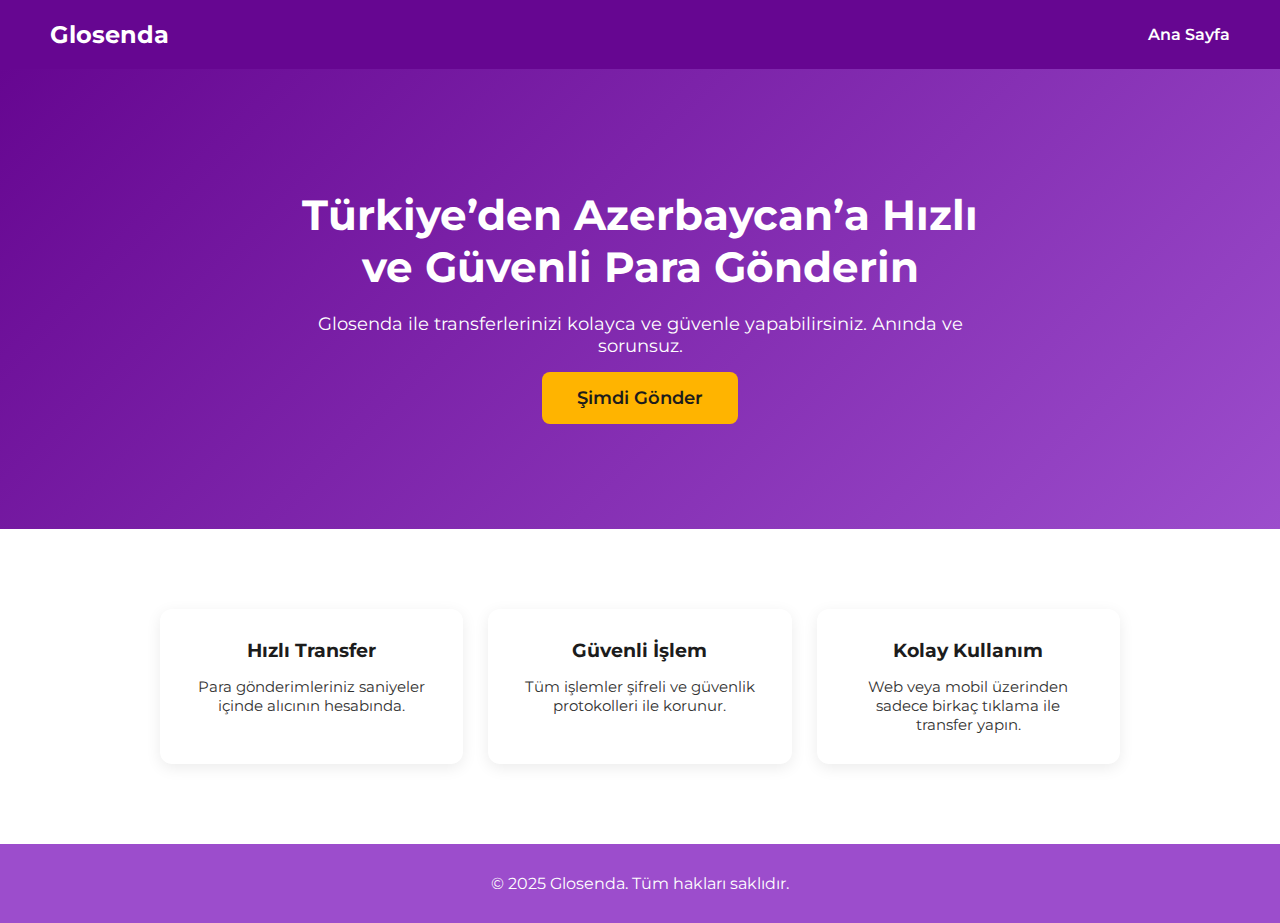
<file: index.html>
<!DOCTYPE html>
<html lang="tr">
<head>
<meta charset="UTF-8">
<meta name="viewport" content="width=device-width, initial-scale=1.0">
<title>Glosenda - Türkiye’den Azerbaycan’a Para Gönder</title>
<link href="https://fonts.googleapis.com/css2?family=Montserrat:wght@400;600;700&display=swap" rel="stylesheet">
<link rel="stylesheet" href="style-index.css">
</head>
<body>

<header>
    <div class="logo">Glosenda</div>
    <nav>
        <a href="index.html">Ana Sayfa</a>
    </nav>
</header>

<section class="hero">
    <div class="hero-content">
        <h1>Türkiye’den Azerbaycan’a Hızlı ve Güvenli Para Gönderin</h1>
        <p>Glosenda ile transferlerinizi kolayca ve güvenle yapabilirsiniz. Anında ve sorunsuz.</p>
        <a href="send.html" class="btn-hero">Şimdi Gönder</a>
    </div>
</section>

<section class="services">
    <div class="service-card">
        <h3>Hızlı Transfer</h3>
        <p>Para gönderimleriniz saniyeler içinde alıcının hesabında.</p>
    </div>
    <div class="service-card">
        <h3>Güvenli İşlem</h3>
        <p>Tüm işlemler şifreli ve güvenlik protokolleri ile korunur.</p>
    </div>
    <div class="service-card">
        <h3>Kolay Kullanım</h3>
        <p>Web veya mobil üzerinden sadece birkaç tıklama ile transfer yapın.</p>
    </div>
</section>

<footer>
    <p>&copy; 2025 Glosenda. Tüm hakları saklıdır.</p>
</footer>

</body>
</html>
</file>
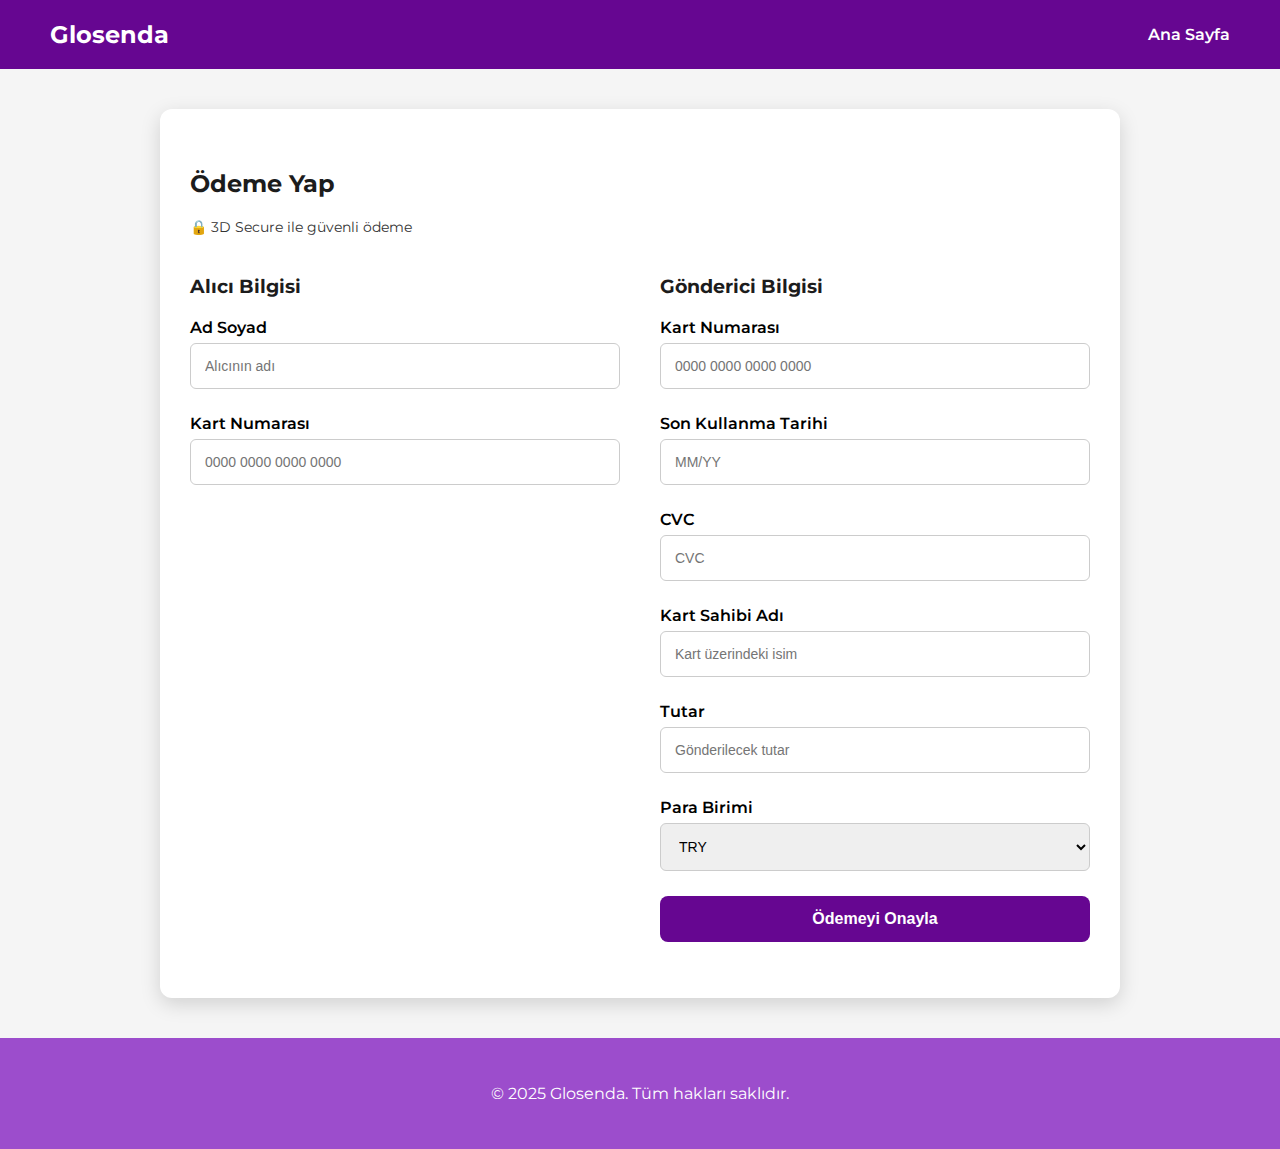
<file: send.html>
<!DOCTYPE html>
<html lang="tr">
<head>
<meta charset="UTF-8">
<meta name="viewport" content="width=device-width, initial-scale=1.0">
<title>Glosenda - Ödeme Yap</title>
<link href="https://fonts.googleapis.com/css2?family=Montserrat:wght@400;600;700&display=swap" rel="stylesheet">
<link rel="stylesheet" href="style-send.css">
</head>
<body>

<!-- Header -->
<header>
    <div class="logo">Glosenda</div>
    <nav>
        <a href="index.html">Ana Sayfa</a>
    </nav>
</header>

<!-- İçerik Container -->
<main class="page-container">

    <section class="payment-section">
        <div class="payment-form">

            <h2>Ödeme Yap</h2>
            <p class="secure-note">🔒 3D Secure ile güvenli ödeme</p>

            <div class="form-grid">
                <!-- Sol Bölüm: Alıcı Bilgisi -->
                <div class="form-column">
                    <h3>Alıcı Bilgisi</h3>
                    <label for="recipient">Ad Soyad</label>
                    <input type="text" id="recipient" placeholder="Alıcının adı">

                    <label for="recipientCard">Kart Numarası</label>
                    <input type="text" id="recipientCard" placeholder="0000 0000 0000 0000" maxlength="19">
                </div>

                <!-- Sağ Bölüm: Gönderici Bilgisi + Ödeme -->
                <div class="form-column">
                    <h3>Gönderici Bilgisi</h3>
                    <label for="cardNumber">Kart Numarası</label>
                    <input type="text" id="cardNumber" placeholder="0000 0000 0000 0000" maxlength="19">

                    <label for="expiry">Son Kullanma Tarihi</label>
                    <input type="text" id="expiry" placeholder="MM/YY" maxlength="5">

                    <label for="cvc">CVC</label>
                    <input type="text" id="cvc" placeholder="CVC" maxlength="4">

                    <label for="cardName">Kart Sahibi Adı</label>
                    <input type="text" id="cardName" placeholder="Kart üzerindeki isim">

                    <label for="amount">Tutar</label>
                    <input type="number" id="amount" placeholder="Gönderilecek tutar">

                    <label for="currency">Para Birimi</label>
                    <select id="currency">
                        <option value="try">TRY</option>
                        <option value="azn">AZN</option>
                        <option value="usd">USD</option>
                    </select>

                    <button id="pay-btn">Ödemeyi Onayla</button>
                    <p id="status"></p>
                </div>
            </div>
        </div>
    </section>

</main>

<!-- Footer -->
<footer>
    <p>&copy; 2025 Glosenda. Tüm hakları saklıdır.</p>
</footer>

<script src="payment.js"></script>
</body>
</html>
</file>
<file: style-index.css>
:root {
    --primary-color: #660691;
    --secondary-color: #9C4DCC;
    --accent-color: #FFB400;
    --text-dark: #1C1C1C;
    --text-medium: #333333;
}

* { box-sizing: border-box; margin:0; padding:0; }
body { font-family: 'Montserrat', sans-serif; background-color: #fff; color: var(--text-medium); }

header { display:flex; justify-content: space-between; align-items:center; padding:20px 50px; background-color: var(--primary-color); color:white; position: sticky; top:0; }
header .logo { font-size:24px; font-weight:700; }
header nav a { margin-left:25px; font-weight:600; color:white; text-decoration:none; }
header nav a:hover { color: var(--accent-color); }
header nav .btn-cta { background-color: var(--text-dark); padding:10px 20px; border-radius:6px; }
header nav .btn-cta:hover { background-color: #4B036A; }

.hero { display:flex; justify-content:center; align-items:center; text-align:center; padding:120px 20px; color:white; background: linear-gradient(135deg, var(--primary-color), var(--secondary-color)); }
.hero-content { max-width:700px; }
.hero-content h1 { font-size:42px; margin-bottom:20px; }
.hero-content p { font-size:18px; margin-bottom:30px; }
.hero-content .btn-hero { background-color: var(--accent-color); color: var(--text-dark); padding:15px 35px; font-size:18px; font-weight:600; border-radius:8px; text-decoration:none; }
.hero-content .btn-hero:hover { background-color:#e69900; }

.services { display:grid; grid-template-columns: repeat(auto-fit, minmax(250px,1fr)); gap:25px; max-width:1000px; margin:80px auto; padding:0 20px; }
.service-card { background-color:#fff; padding:30px; border-radius:12px; box-shadow:0 4px 15px rgba(0,0,0,0.08); text-align:center; transition: transform 0.3s; }
.service-card:hover { transform: translateY(-5px); box-shadow:0 8px 25px rgba(0,0,0,0.12); }
.service-card h3 { margin-bottom:15px; color: var(--text-dark); }
.service-card p { font-size:15px; }

footer { text-align:center; padding:30px 20px; background-color: var(--secondary-color); color:white; }

@media(max-width:768px) {
    .hero-content h1 { font-size:28px; }
    .hero-content p { font-size:16px; }
}
</file>
<file: style-send.css>
:root {
    --primary-color: #660691;
    --secondary-color: #9C4DCC;
    --accent-color: #FFB400;
    --text-dark: #1C1C1C;
    --text-medium: #333333;
    --btn-hover: #4B036A;
}

body { font-family: 'Montserrat', sans-serif; background-color:#F5F5F5; margin:0; }

header { display:flex; justify-content: space-between; align-items:center; padding:20px 50px; background-color: var(--primary-color); color:white; position: sticky; top:0; z-index:1000; }
header .logo { font-size:24px; font-weight:700; }
header nav a { color:white; text-decoration:none; font-weight:600; margin-left:25px; }
header nav a:hover { color: var(--accent-color); }

.page-container {
    max-width: 1200px;
    margin: 0 auto;
    padding: 40px 20px;
}

.payment-section { display:flex; justify-content:center; }
.payment-form { background-color:#fff; padding:40px 30px; border-radius:12px; box-shadow:0 6px 20px rgba(0,0,0,0.15); width:100%; max-width:900px; }

.payment-form h2, .payment-form h3 { color: var(--text-dark); margin-bottom:20px; }
.payment-form label { display:block; margin-bottom:6px; font-weight:600; }
.payment-form input, .payment-form select { width:100%; padding:14px; margin-bottom:25px; border-radius:6px; border:1px solid #ccc; font-size:14px; box-sizing:border-box; }
.payment-form button { background-color: var(--primary-color); color:white; padding:14px 25px; font-weight:700; border:none; border-radius:8px; cursor:pointer; width:100%; font-size:16px; transition: background-color 0.3s; }
.payment-form button:hover { background-color: var(--btn-hover); }
.payment-form p#status { text-align:center; font-weight:600; margin-top:15px; }
.payment-form .secure-note { font-size:14px; color:var(--text-medium); margin-bottom:20px; }

/* Grid layout */
.form-grid { display:flex; gap:40px; flex-wrap:wrap; }
.form-column { flex:1; min-width:300px; }

/* Footer */
footer { text-align:center; padding:30px 20px; background-color: var(--secondary-color); color:white; }

/* Responsive */
@media(max-width:768px){
    .form-grid { flex-direction: column; }
    .page-container { padding:20px 10px; }
}
</file>
